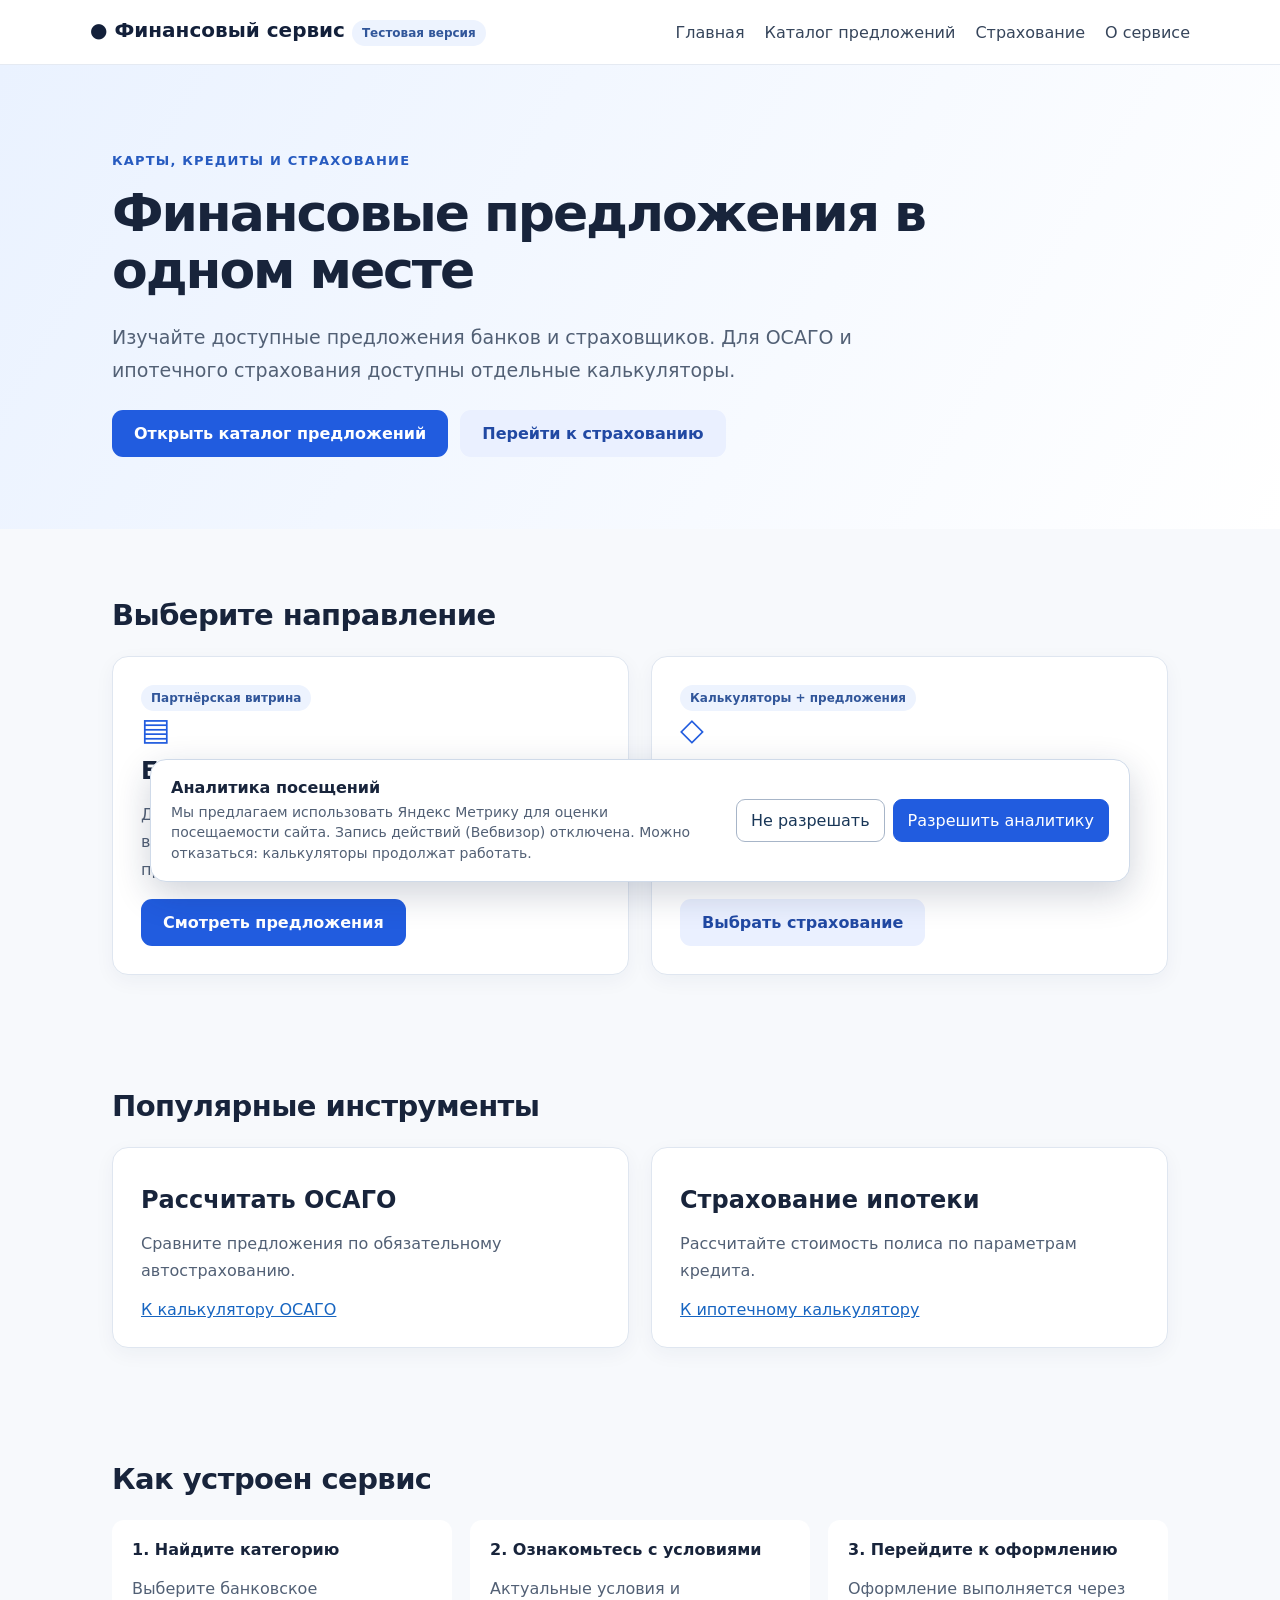
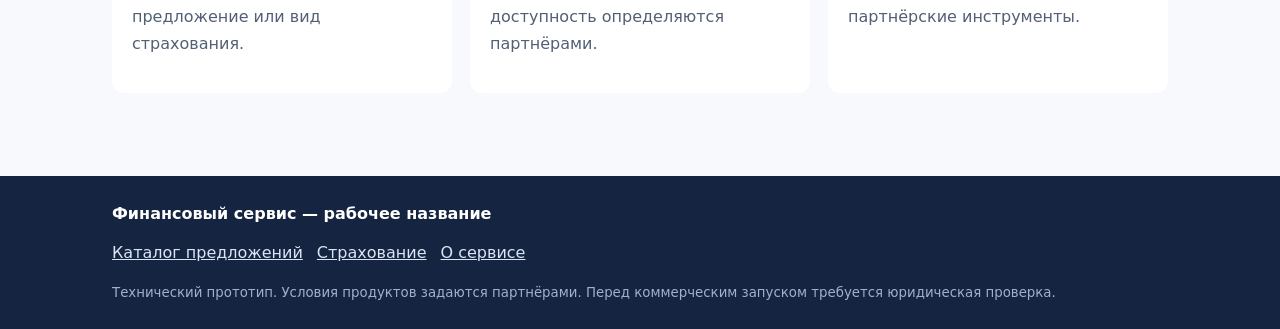
<file: index.html>
<!doctype html><html lang="ru"><head><meta charset="utf-8"><meta name="viewport" content="width=device-width,initial-scale=1"><meta name="robots" content="noindex,nofollow"><title>Банковские продукты и страхование | Финансовый сервис</title><meta name="description" content="Банковская партнёрская витрина, ОСАГО и ипотечное страхование на одном сайте."><link rel="stylesheet" href="assets/style.css"><script defer src="assets/analytics.js"></script></head><body><header><div class="wrap nav"><a class="brand" href="">● Финансовый сервис <span class="pill">Тестовая версия</span></a><nav><a href="">Главная</a><a href="banking/">Каталог предложений</a><a href="insurance/">Страхование</a><a href="information/">О сервисе</a></nav></div></header><main><section class="hero"><div class="wrap"><p class="eyebrow">Карты, кредиты и страхование</p><h1>Финансовые предложения в одном месте</h1><p class="lead">Изучайте доступные предложения банков и страховщиков. Для ОСАГО и ипотечного страхования доступны отдельные калькуляторы.</p><div class="actions"><a class="btn" href="banking/">Открыть каталог предложений</a><a class="btn alt" href="insurance/">Перейти к страхованию</a></div></div></section><section class="section"><div class="wrap"><h2>Выберите направление</h2><div class="grid"><article class="card"><span class="pill">Партнёрская витрина</span><div class="symbol">▤</div><h3>Банки и финансы</h3><p>Дебетовые и кредитные карты, кредиты наличными, вклады и расчётные счета для бизнеса — если предложения доступны в витрине.</p><a class="btn" href="banking/">Смотреть предложения</a></article><article class="card"><span class="pill">Калькуляторы + предложения</span><div class="symbol">◇</div><h3>Страхование</h3><p>Калькуляторы ОСАГО и ипотечного страхования, а также предложения по имуществу и ВЗР в общем каталоге.</p><a class="btn alt" href="insurance/">Выбрать страхование</a></article></div></div></section><section class="section"><div class="wrap"><h2>Популярные инструменты</h2><div class="grid"><article class="card"><h3>Рассчитать ОСАГО</h3><p>Сравните предложения по обязательному автострахованию.</p><a href="osago/">К калькулятору ОСАГО</a></article><article class="card"><h3>Страхование ипотеки</h3><p>Рассчитайте стоимость полиса по параметрам кредита.</p><a href="ipoteka/">К ипотечному калькулятору</a></article></div></div></section><section class="section"><div class="wrap"><h2>Как устроен сервис</h2><div class="steps"><div class="step"><b>1. Найдите категорию</b><p>Выберите банковское предложение или вид страхования.</p></div><div class="step"><b>2. Ознакомьтесь с условиями</b><p>Актуальные условия и доступность определяются партнёрами.</p></div><div class="step"><b>3. Перейдите к оформлению</b><p>Оформление выполняется через партнёрские инструменты.</p></div></div></div></section></main><footer><div class="wrap"><b>Финансовый сервис — рабочее название</b><p><a href="banking/">Каталог предложений</a><a href="insurance/">Страхование</a><a href="information/">О сервисе</a></p><small>Технический прототип. Условия продуктов задаются партнёрами. Перед коммерческим запуском требуется юридическая проверка.</small></div></footer></body></html>
</file>
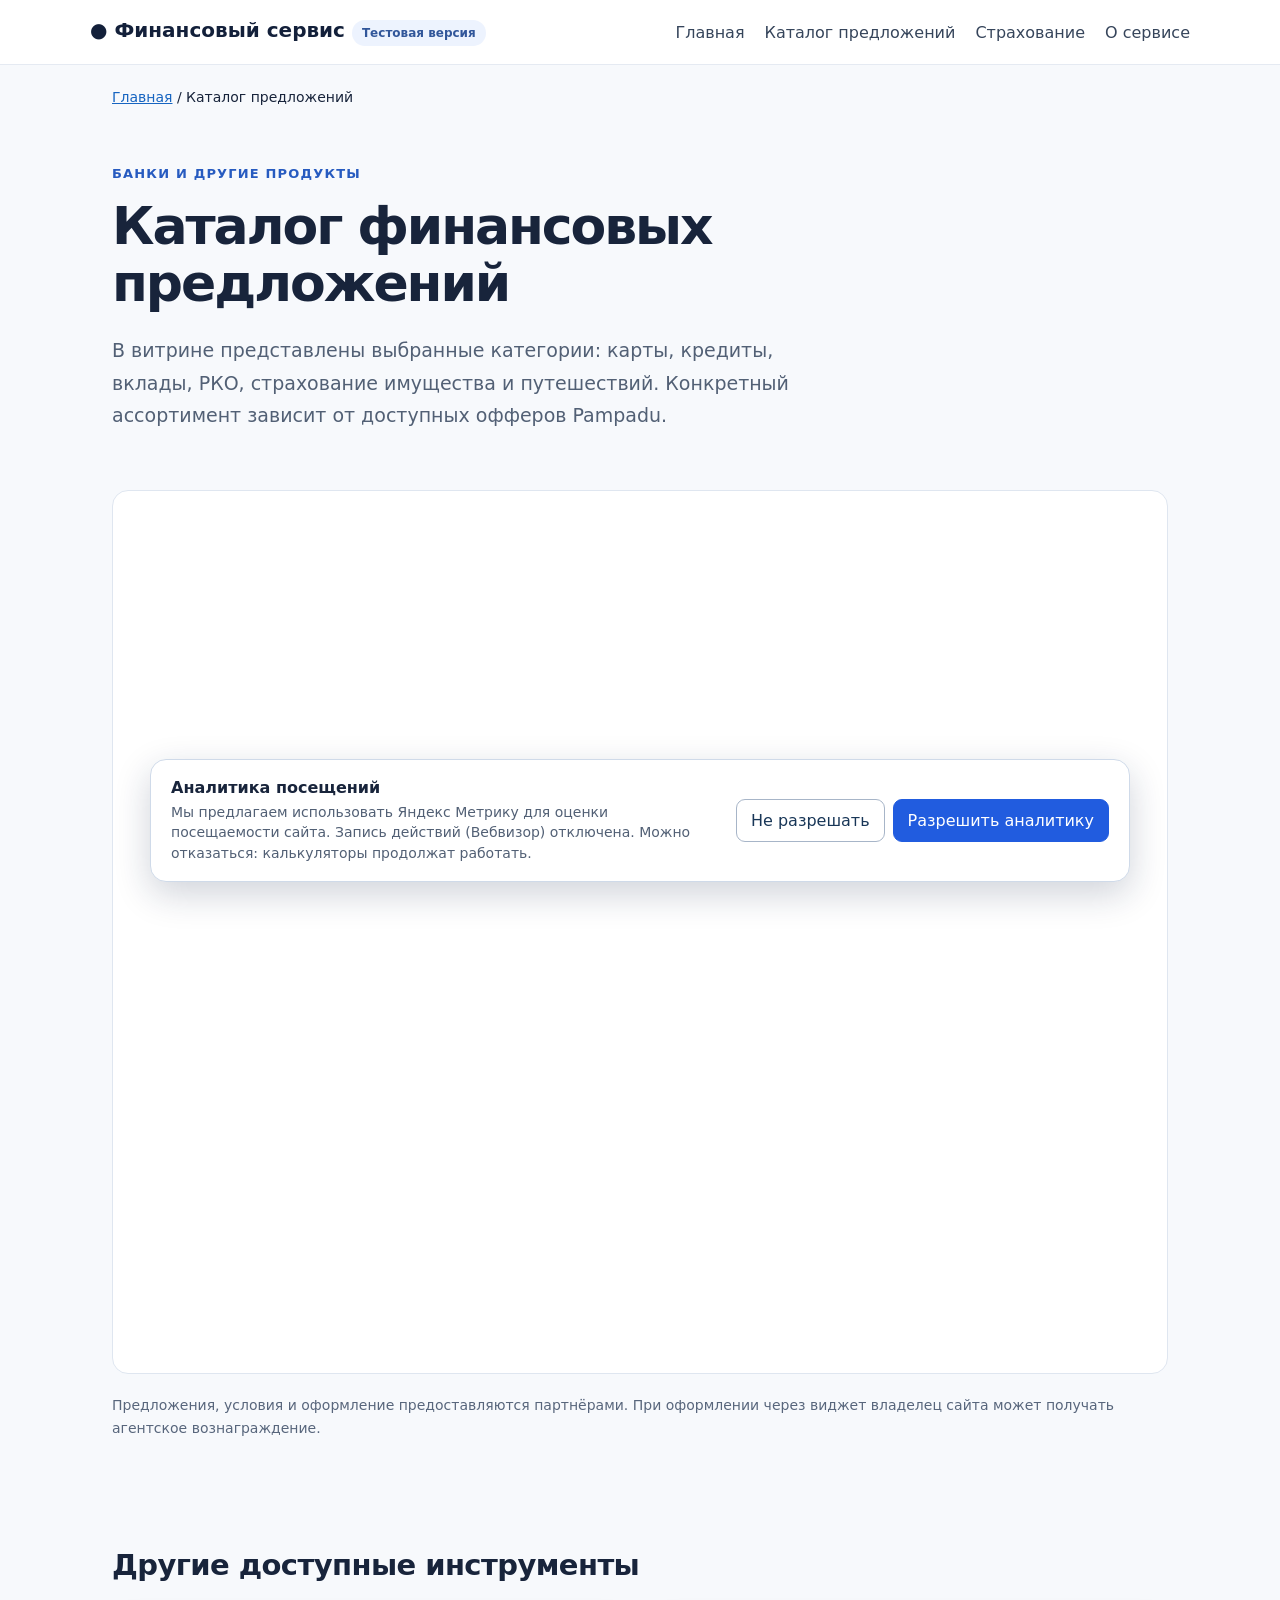
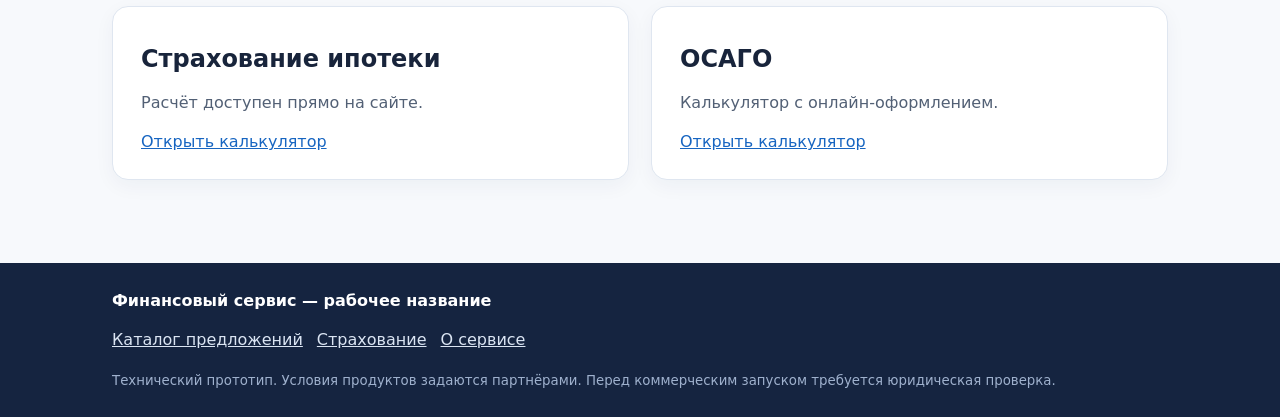
<file: banking/index.html>
<!doctype html><html lang="ru"><head><meta charset="utf-8"><meta name="viewport" content="width=device-width,initial-scale=1"><meta name="robots" content="noindex,nofollow"><title>Каталог финансовых предложений | Финансовый сервис</title><meta name="description" content="Единая партнёрская витрина банковских и отдельных страховых предложений."><link rel="stylesheet" href="../assets/style.css"><script defer src="../assets/analytics.js"></script></head><body><header><div class="wrap nav"><a class="brand" href="../">● Финансовый сервис <span class="pill">Тестовая версия</span></a><nav><a href="../">Главная</a><a href="../banking/">Каталог предложений</a><a href="../insurance/">Страхование</a><a href="../information/">О сервисе</a></nav></div></header><main><div class="wrap"><div class="crumb"><a href="../">Главная</a> / Каталог предложений</div><section class="pagehero content"><p class="eyebrow">Банки и другие продукты</p><h1>Каталог финансовых предложений</h1><p class="lead">В витрине представлены выбранные категории: карты, кредиты, вклады, РКО, страхование имущества и путешествий. Конкретный ассортимент зависит от доступных офферов Pampadu.</p></section><section class="widget" aria-label="Витрина финансовых предложений"><iframe title="Финансовые предложения Pampadu" src="https://ppdu.ru/6841d24d-ac9f-4e31-bdd3-2d1739bee82b" style="width:100%;border:none;min-width:320px;min-height:850px;overflow:hidden" id="ppdwiOffer" scrolling="no" loading="lazy"></iframe></section><p class="notice">Предложения, условия и оформление предоставляются партнёрами. При оформлении через виджет владелец сайта может получать агентское вознаграждение.</p><section class="section"><h2>Другие доступные инструменты</h2><div class="grid"><article class="card"><h3>Страхование ипотеки</h3><p>Расчёт доступен прямо на сайте.</p><a href="../ipoteka/">Открыть калькулятор</a></article><article class="card"><h3>ОСАГО</h3><p>Калькулятор с онлайн-оформлением.</p><a href="../osago/">Открыть калькулятор</a></article></div></section></div></main><footer><div class="wrap"><b>Финансовый сервис — рабочее название</b><p><a href="../banking/">Каталог предложений</a><a href="../insurance/">Страхование</a><a href="../information/">О сервисе</a></p><small>Технический прототип. Условия продуктов задаются партнёрами. Перед коммерческим запуском требуется юридическая проверка.</small></div></footer><script src="https://ppdu.ru/ppdw.js"></script></body></html>
</file>
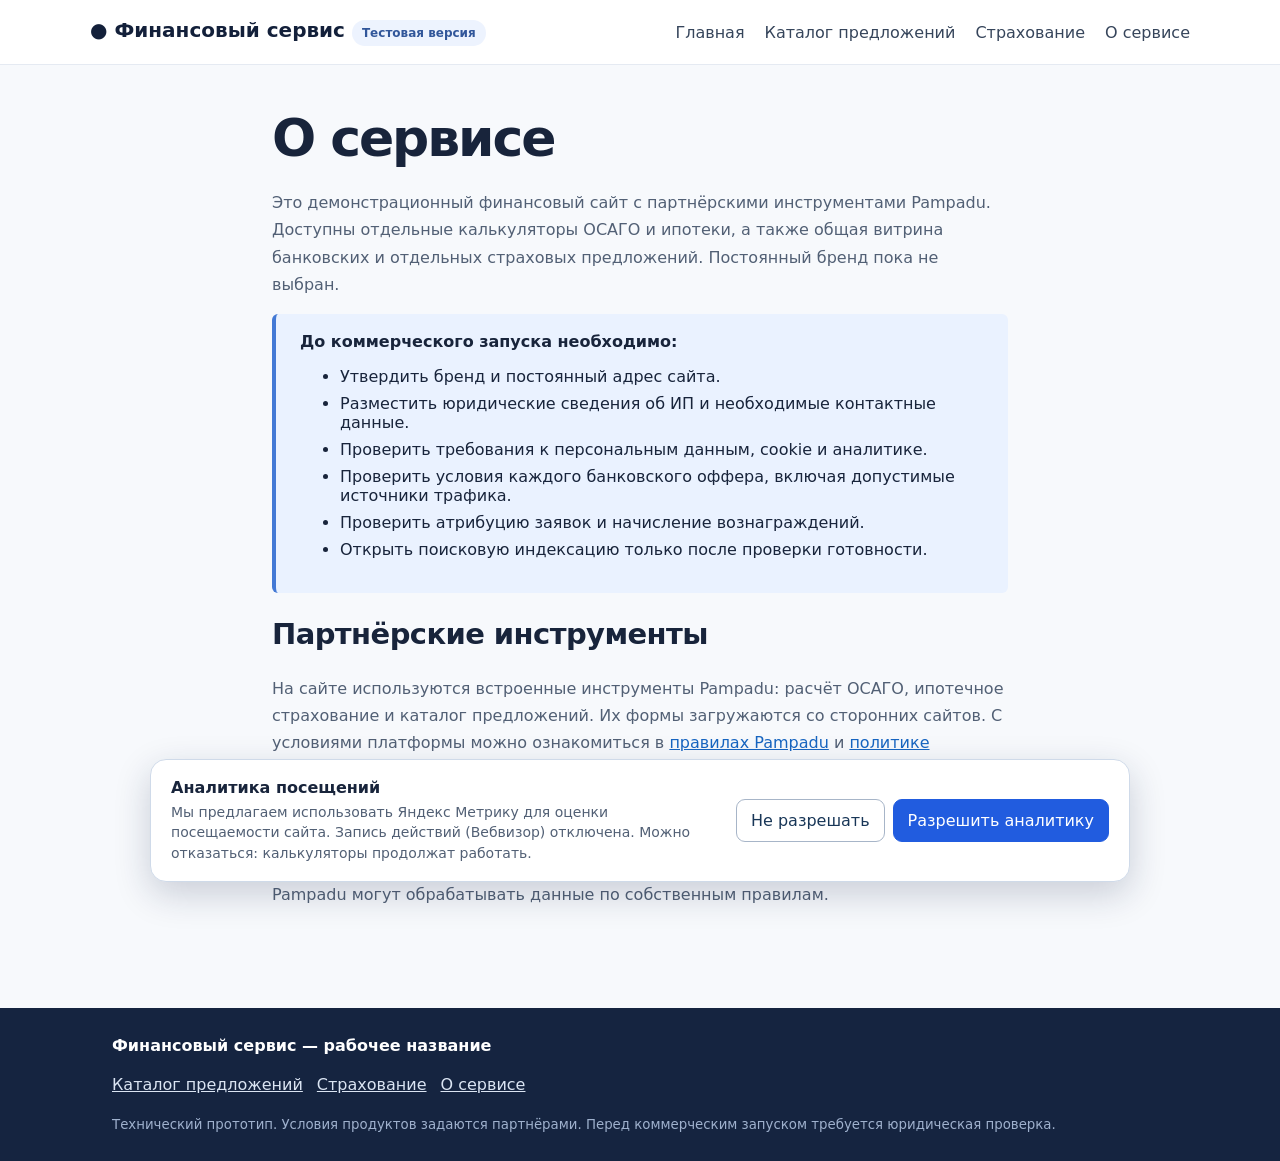
<file: information/index.html>
<!doctype html><html lang="ru"><head><meta charset="utf-8"><meta name="viewport" content="width=device-width,initial-scale=1"><meta name="robots" content="noindex,nofollow"><title>О сервисе | Финансовый сервис</title><meta name="description" content="Информация о тестовой версии сервиса."><link rel="stylesheet" href="../assets/style.css"><script defer src="../assets/analytics.js"></script></head><body><header><div class="wrap nav"><a class="brand" href="../">● Финансовый сервис <span class="pill">Тестовая версия</span></a><nav><a href="../">Главная</a><a href="../banking/">Каталог предложений</a><a href="../insurance/">Страхование</a><a href="../information/">О сервисе</a></nav></div></header><main><section class="section"><div class="wrap content"><h1>О сервисе</h1><p>Это демонстрационный финансовый сайт с партнёрскими инструментами Pampadu. Доступны отдельные калькуляторы ОСАГО и ипотеки, а также общая витрина банковских и отдельных страховых предложений. Постоянный бренд пока не выбран.</p><div class="note"><b>До коммерческого запуска необходимо:</b><ul><li>Утвердить бренд и постоянный адрес сайта.</li><li>Разместить юридические сведения об ИП и необходимые контактные данные.</li><li>Проверить требования к персональным данным, cookie и аналитике.</li><li>Проверить условия каждого банковского оффера, включая допустимые источники трафика.</li><li>Проверить атрибуцию заявок и начисление вознаграждений.</li><li>Открыть поисковую индексацию только после проверки готовности.</li></ul></div><h2>Партнёрские инструменты</h2><p>На сайте используются встроенные инструменты Pampadu: расчёт ОСАГО, ипотечное страхование и каталог предложений. Их формы загружаются со сторонних сайтов. С условиями платформы можно ознакомиться в <a href="https://pampadu.ru/legal/pampadu-rules/" target="_blank" rel="noopener noreferrer">правилах Pampadu</a> и <a href="https://pampadu.ru/legal/privacy-policy/" target="_blank" rel="noopener noreferrer">политике обработки данных Pampadu</a>. Эти документы не заменяют будущие документы владельца нашего сайта.</p><p>Яндекс Метрика загружается только после выбора посетителя. Для изменения решения используйте <a href="#" data-analytics-settings>настройки аналитики</a>. Сторонние калькуляторы и витрины Pampadu могут обрабатывать данные по собственным правилам.</p></div></section></main><footer><div class="wrap"><b>Финансовый сервис — рабочее название</b><p><a href="../banking/">Каталог предложений</a><a href="../insurance/">Страхование</a><a href="../information/">О сервисе</a></p><small>Технический прототип. Условия продуктов задаются партнёрами. Перед коммерческим запуском требуется юридическая проверка.</small></div></footer></body></html>
</file>
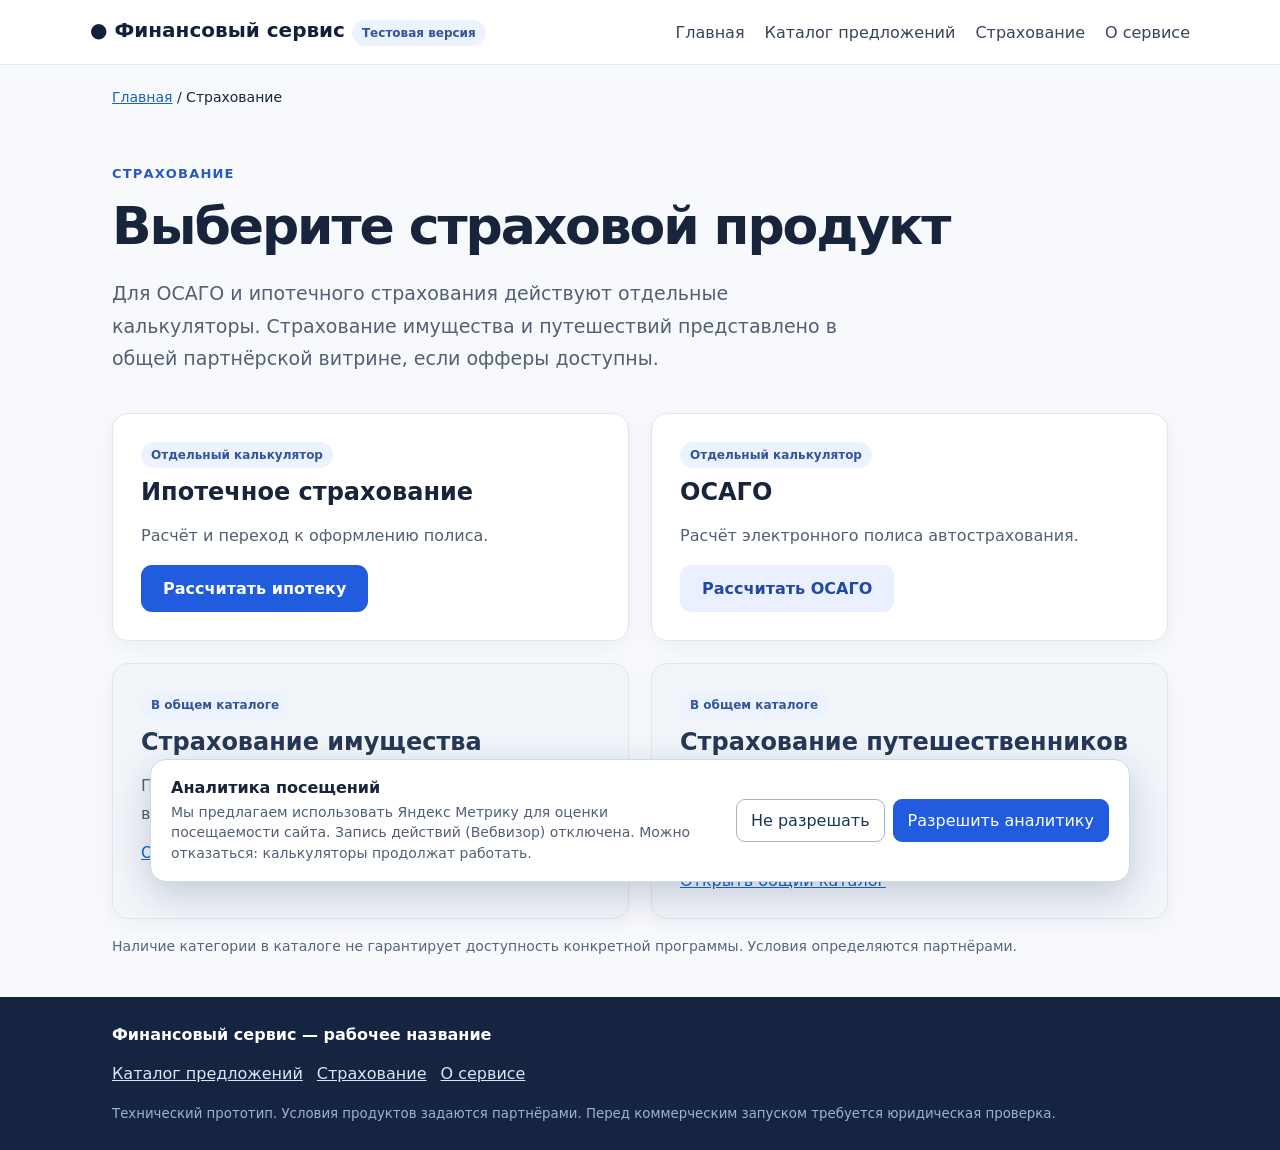
<file: insurance/index.html>
<!doctype html><html lang="ru"><head><meta charset="utf-8"><meta name="viewport" content="width=device-width,initial-scale=1"><meta name="robots" content="noindex,nofollow"><title>Страхование | Финансовый сервис</title><meta name="description" content="ОСАГО, ипотечное страхование и дополнительные предложения в страховом разделе."><link rel="stylesheet" href="../assets/style.css"><script defer src="../assets/analytics.js"></script></head><body><header><div class="wrap nav"><a class="brand" href="../">● Финансовый сервис <span class="pill">Тестовая версия</span></a><nav><a href="../">Главная</a><a href="../banking/">Каталог предложений</a><a href="../insurance/">Страхование</a><a href="../information/">О сервисе</a></nav></div></header><main><div class="wrap"><div class="crumb"><a href="../">Главная</a> / Страхование</div><section class="pagehero"><p class="eyebrow">Страхование</p><h1>Выберите страховой продукт</h1><p class="lead">Для ОСАГО и ипотечного страхования действуют отдельные калькуляторы. Страхование имущества и путешествий представлено в общей партнёрской витрине, если офферы доступны.</p></section><div class="grid"><article class="card"><span class="pill">Отдельный калькулятор</span><h3>Ипотечное страхование</h3><p>Расчёт и переход к оформлению полиса.</p><a class="btn" href="../ipoteka/">Рассчитать ипотеку</a></article><article class="card"><span class="pill">Отдельный калькулятор</span><h3>ОСАГО</h3><p>Расчёт электронного полиса автострахования.</p><a class="btn alt" href="../osago/">Рассчитать ОСАГО</a></article><article class="card muted-card"><span class="pill">В общем каталоге</span><h3>Страхование имущества</h3><p>Просмотрите доступные предложения в партнёрской витрине.</p><a href="../banking/">Открыть общий каталог</a></article><article class="card muted-card"><span class="pill">В общем каталоге</span><h3>Страхование путешественников (ВЗР)</h3><p>Предложения для поездок, если они доступны в витрине.</p><a href="../banking/">Открыть общий каталог</a></article></div><p class="notice compact">Наличие категории в каталоге не гарантирует доступность конкретной программы. Условия определяются партнёрами.</p></div></main><footer><div class="wrap"><b>Финансовый сервис — рабочее название</b><p><a href="../banking/">Каталог предложений</a><a href="../insurance/">Страхование</a><a href="../information/">О сервисе</a></p><small>Технический прототип. Условия продуктов задаются партнёрами. Перед коммерческим запуском требуется юридическая проверка.</small></div></footer></body></html>
</file>
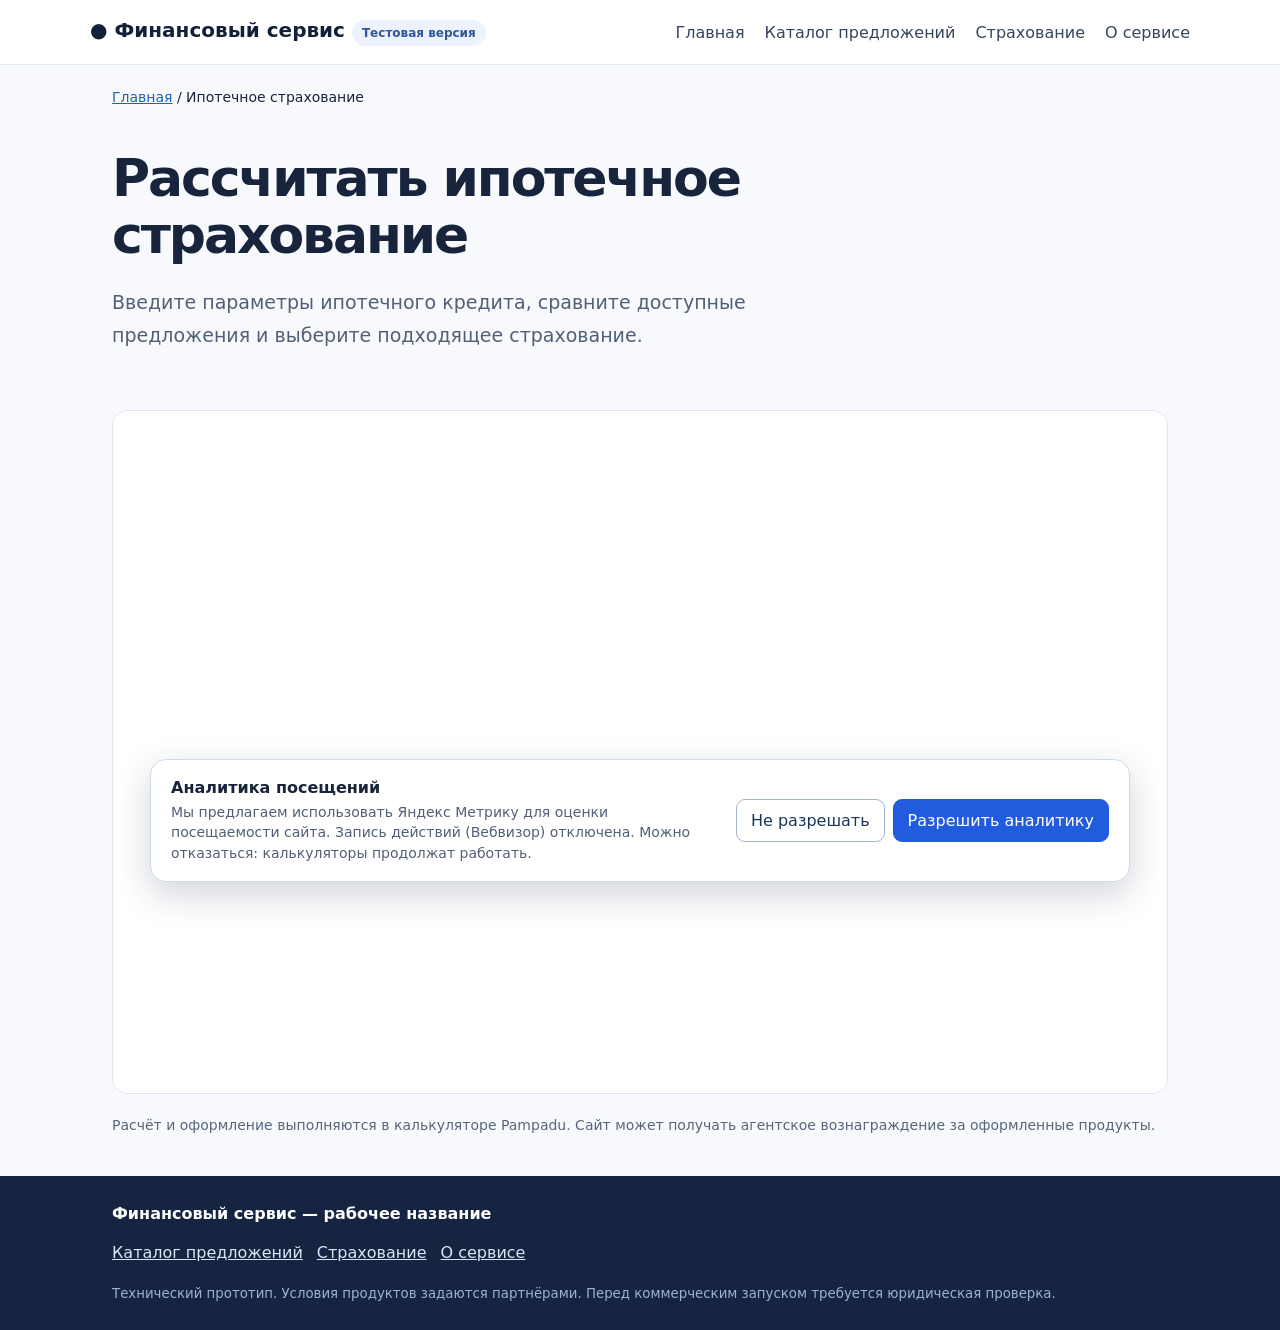
<file: ipoteka/index.html>
<!doctype html><html lang="ru"><head><meta charset="utf-8"><meta name="viewport" content="width=device-width,initial-scale=1"><meta name="robots" content="noindex,nofollow"><title>Ипотечное страхование онлайн | Финансовый сервис</title><meta name="description" content="Расчёт стоимости ипотечного страхования через Pampadu."><link rel="stylesheet" href="../assets/style.css"><script defer src="../assets/analytics.js"></script></head><body><header><div class="wrap nav"><a class="brand" href="../">● Финансовый сервис <span class="pill">Тестовая версия</span></a><nav><a href="../">Главная</a><a href="../banking/">Каталог предложений</a><a href="../insurance/">Страхование</a><a href="../information/">О сервисе</a></nav></div></header><main><div class="wrap"><div class="crumb"><a href="../">Главная</a> / Ипотечное страхование</div><section class="pagehero"><h1>Рассчитать ипотечное страхование</h1><p class="lead">Введите параметры ипотечного кредита, сравните доступные предложения и выберите подходящее страхование.</p></section><div class="widget"><iframe title="Калькулятор ипотечного страхования Pampadu" src="https://ipoteka.pampadu.ru/index.html#b1d40c6c-4d5b-401e-81a0-a553009c9ae8" style="width:100%;border:0;height:650px;min-width:320px;overflow:hidden" id="ppdwiIpoteka" scrolling="no"></iframe></div><p class="notice">Расчёт и оформление выполняются в калькуляторе Pampadu. Сайт может получать агентское вознаграждение за оформленные продукты.</p></div></main><footer><div class="wrap"><b>Финансовый сервис — рабочее название</b><p><a href="../banking/">Каталог предложений</a><a href="../insurance/">Страхование</a><a href="../information/">О сервисе</a></p><small>Технический прототип. Условия продуктов задаются партнёрами. Перед коммерческим запуском требуется юридическая проверка.</small></div></footer><script src="https://ipoteka.pampadu.ru/app/ppdw.js"></script></body></html>
</file>
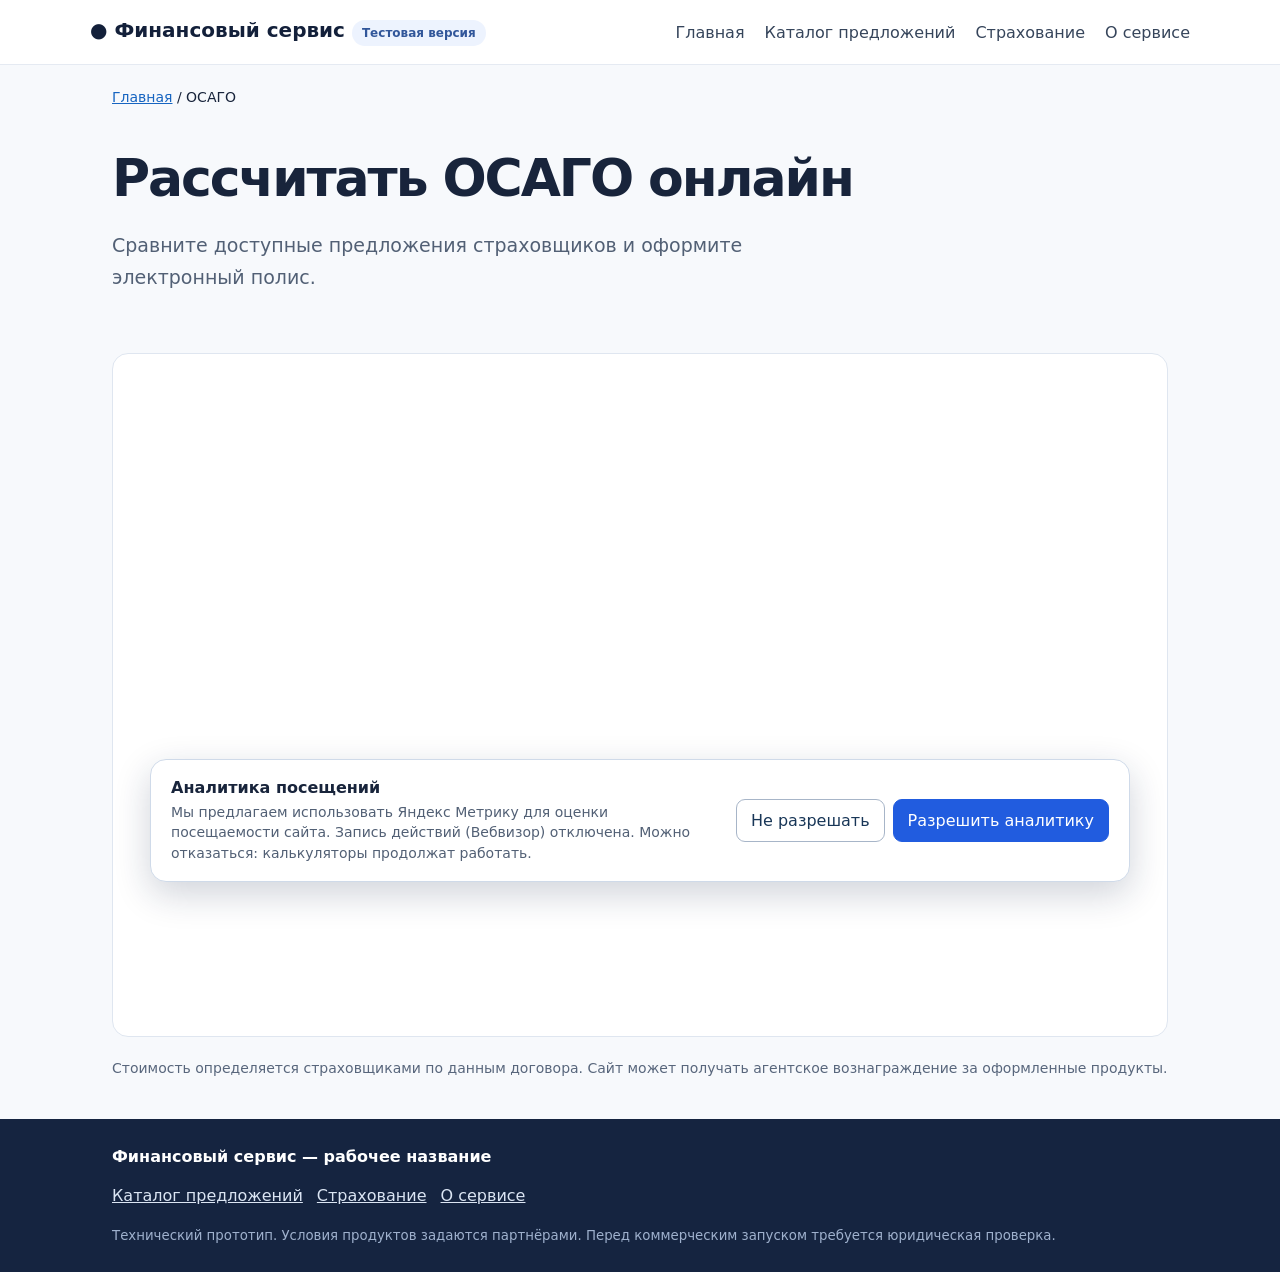
<file: osago/index.html>
<!doctype html><html lang="ru"><head><meta charset="utf-8"><meta name="viewport" content="width=device-width,initial-scale=1"><meta name="robots" content="noindex,nofollow"><title>ОСАГО онлайн | Финансовый сервис</title><meta name="description" content="Онлайн-калькулятор ОСАГО через Pampadu."><link rel="stylesheet" href="../assets/style.css"><script defer src="../assets/analytics.js"></script></head><body><header><div class="wrap nav"><a class="brand" href="../">● Финансовый сервис <span class="pill">Тестовая версия</span></a><nav><a href="../">Главная</a><a href="../banking/">Каталог предложений</a><a href="../insurance/">Страхование</a><a href="../information/">О сервисе</a></nav></div></header><main><div class="wrap"><div class="crumb"><a href="../">Главная</a> / ОСАГО</div><section class="pagehero"><h1>Рассчитать ОСАГО онлайн</h1><p class="lead">Сравните доступные предложения страховщиков и оформите электронный полис.</p></section><div class="widget"><iframe title="Калькулятор ОСАГО Pampadu" src="https://b2c.pampadu.ru/index.html#79f60066-04f3-45db-967b-1404ebfde8a9" style="width:100%;border:0;height:650px;min-width:320px;overflow:hidden" id="ppdwi" scrolling="no"></iframe></div><p class="notice">Стоимость определяется страховщиками по данным договора. Сайт может получать агентское вознаграждение за оформленные продукты.</p></div></main><footer><div class="wrap"><b>Финансовый сервис — рабочее название</b><p><a href="../banking/">Каталог предложений</a><a href="../insurance/">Страхование</a><a href="../information/">О сервисе</a></p><small>Технический прототип. Условия продуктов задаются партнёрами. Перед коммерческим запуском требуется юридическая проверка.</small></div></footer><script src="https://b2c.pampadu.ru/ppdw.js"></script></body></html>
</file>
<file: assets/style.css>
:root{font-family:Inter,system-ui,-apple-system,Segoe UI,Arial,sans-serif;color:#18243b;background:#f7f9fc}*{box-sizing:border-box}body{margin:0}a{color:#1765c1}header{background:white;border-bottom:1px solid #e5eaf2}.wrap{max-width:1100px;margin:auto;padding:0 22px}.nav{display:flex;align-items:center;justify-content:space-between;gap:18px;padding:18px 0}.brand{font-size:20px;font-weight:800;text-decoration:none;color:#13203a}nav{display:flex;gap:20px;flex-wrap:wrap}nav a{text-decoration:none;color:#36455b}.hero{padding:72px 0;background:linear-gradient(120deg,#eaf2ff,#fff)}h1{font-size:clamp(32px,5vw,52px);letter-spacing:-.04em;line-height:1.1;margin:0 0 22px;max-width:900px}h2{font-size:29px;letter-spacing:-.02em}p{line-height:1.7;color:#526075}.lead{font-size:19px;max-width:740px}.actions{display:flex;gap:12px;flex-wrap:wrap;margin-top:24px}.btn{display:inline-block;background:#215cdf;color:white;text-decoration:none;font-weight:650;padding:14px 22px;border-radius:11px}.btn.alt{background:#eaf0ff;color:#2149a3}.section{padding:45px 0}.grid{display:grid;grid-template-columns:repeat(2,minmax(0,1fr));gap:22px}.card{padding:28px;background:white;border:1px solid #dfe6f0;border-radius:16px;box-shadow:0 6px 20px #172d4c0c}.card h3{font-size:24px;margin:10px 0}.symbol{font-size:31px;color:#215cdf}.steps{display:grid;grid-template-columns:repeat(3,1fr);gap:18px}.step{padding:20px;background:#fff;border-radius:12px}.pagehero{padding:45px 0 20px}.widget{background:#fff;border-radius:16px;padding:14px;margin:20px 0;border:1px solid #dfe6f0}.notice{font-size:14px;color:#58667c;line-height:1.6;margin-bottom:40px}.note{border-left:4px solid #4379d5;background:#eaf2ff;padding:18px 24px;border-radius:6px}.note li{margin:8px 0}footer{background:#152440;color:#fff;padding:28px 0;margin-top:38px}footer p,footer a{color:#dbe5f3}footer a{margin-right:14px}small{color:#9fb1cd}.crumb{padding-top:24px;font-size:14px}.eyebrow{font-size:13px;text-transform:uppercase;letter-spacing:.09em;font-weight:750;color:#275bc0}.pill{display:inline-flex;padding:6px 10px;font-size:12px;border-radius:99px;background:#edf3fe;color:#31569a;font-weight:700}.muted-card{background:#f1f5fa}.muted-card h3{color:#253957}.compact{margin-top:16px}.content{max-width:780px}.notice-box{background:white;border:1px dashed #a4b7d6;border-radius:15px;padding:24px;margin:24px 0}.notice-box h2{margin-top:0}.notice-box p{margin-bottom:0}@media(max-width:700px){.nav{align-items:flex-start;flex-direction:column}.hero{padding:44px 0}.grid,.steps{grid-template-columns:1fr}.widget{padding:0;border:0}nav{gap:12px}}
/* Consent for optional Yandex Metrika, not for embedded partner widgets. */
.analytics-consent{position:fixed;z-index:1000;bottom:18px;left:18px;right:18px;margin:auto;max-width:980px;padding:18px 20px;background:#fff;border:1px solid #cfdae9;border-radius:16px;box-shadow:0 12px 36px #12234433;display:flex;align-items:center;justify-content:space-between;gap:20px}.analytics-consent strong{display:block;margin-bottom:5px}.analytics-consent p{font-size:14px;line-height:1.45;margin:0;max-width:670px}.analytics-actions{display:flex;gap:8px;flex-shrink:0;flex-wrap:wrap}.analytics-actions button{padding:11px 14px;border:1px solid #a7b5c8;border-radius:9px;background:#fff;color:#183657;font:inherit;cursor:pointer}.analytics-actions button[data-analytics="accept"]{background:#215cdf;border-color:#215cdf;color:#fff}@media(max-width:800px){.analytics-consent{flex-direction:column;align-items:stretch}.analytics-actions{justify-content:stretch}.analytics-actions button{flex:1}}
</file>
